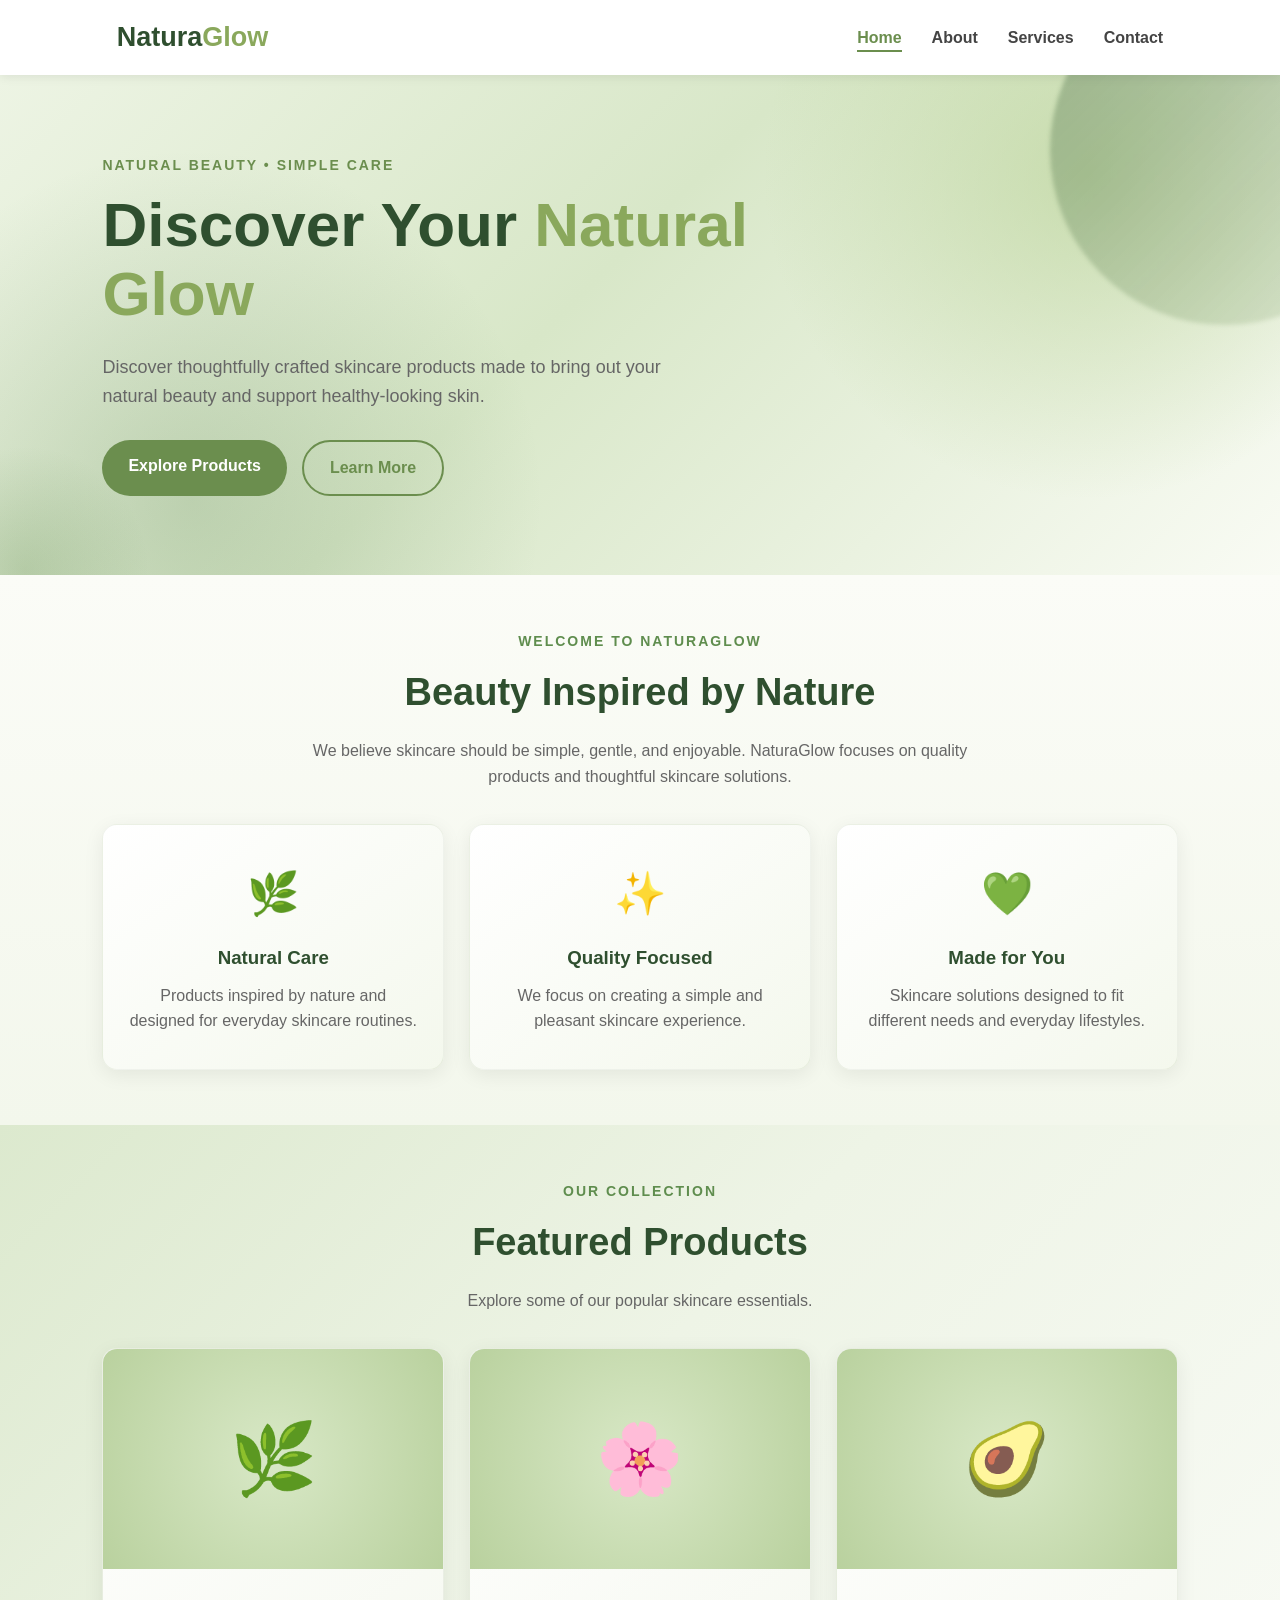
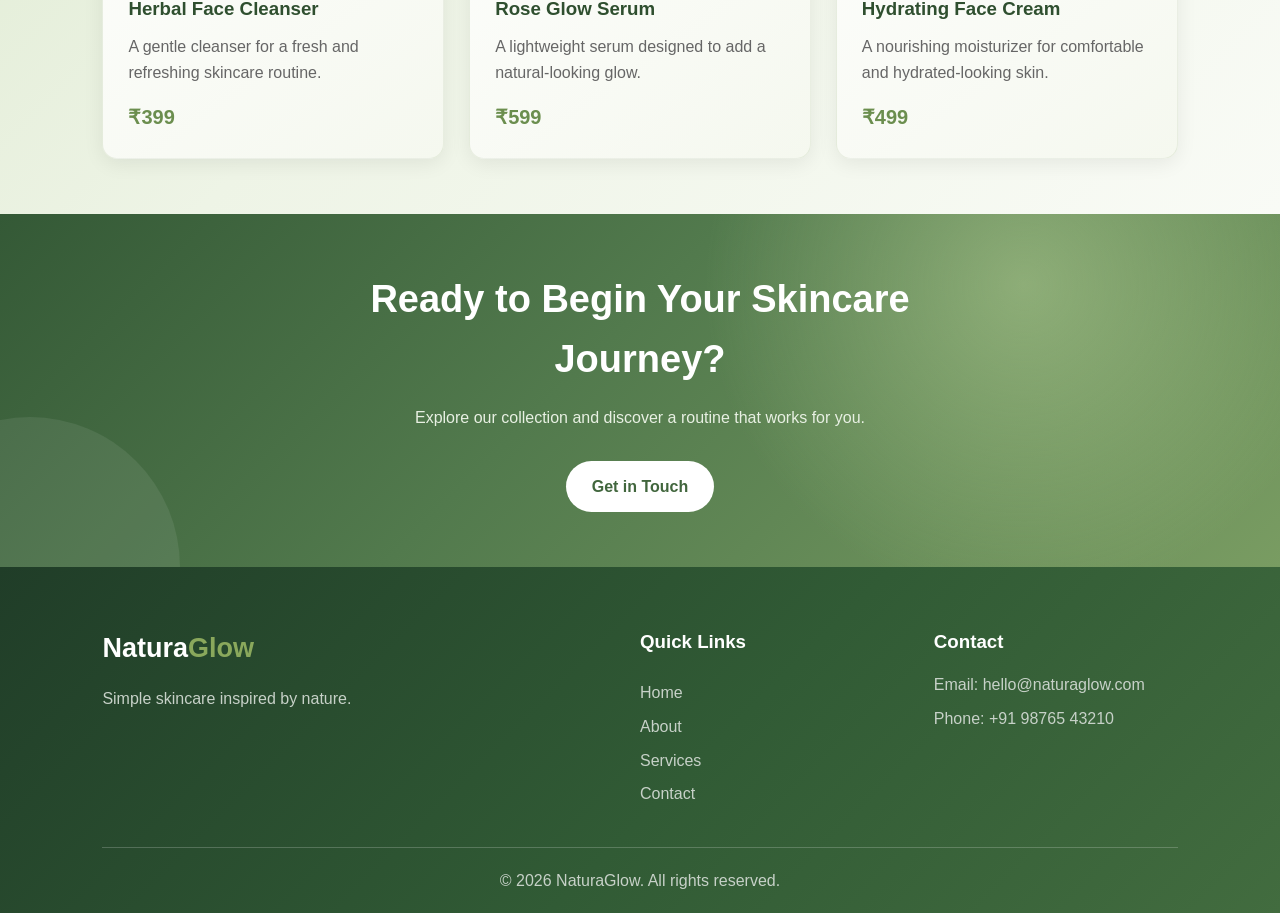
<file: index.html>
<!DOCTYPE html>
<html lang="en">

<head>
    <meta charset="UTF-8">
    <meta name="viewport" content="width=device-width, initial-scale=1.0">
    <meta name="description"
        content="NaturaGlow offers natural skincare products designed to support healthy, glowing skin.">
    <meta name="keywords" content="natural skincare, beauty products, skincare, NaturaGlow">
    <meta name="author" content="NaturaGlow">
    <title>NaturaGlow | Natural Skincare & Beauty</title>
    <link rel="stylesheet" href="css/style.css">
</head>

<body>

    <!-- Header -->
    <header class="header">
        <nav class="navbar">
            <a href="index.html" class="logo">
                Natura<span>Glow</span>
            </a>
            <button class="menu-toggle" id="menu-toggle">
                ☰
            </button>
            <ul class="nav-links" id="nav-links">
                <li>
                    <a href="index.html" class="active">Home</a>
                </li>
                <li>
                    <a href="about.html">About</a>
                </li>
                <li>
                    <a href="services.html">Services</a>
                </li>
                <li>
                    <a href="contact.html">Contact</a>
                </li>
            </ul>
        </nav>
    </header>

    <!-- Hero Section -->
    <main>
        <section class="hero">
            <div class="hero-content">
                <p class="hero-tagline">
                    NATURAL BEAUTY • SIMPLE CARE
                </p>
                <h1>
                    Discover Your
                    <span>Natural Glow</span>
                </h1>
                <p>
                    Discover thoughtfully crafted skincare products
                    made to bring out your natural beauty and support
                    healthy-looking skin.
                </p>
                <div class="hero-buttons">
                    <a href="services.html" class="btn primary-btn">
                        Explore Products
                    </a>
                    <a href="about.html" class="btn secondary-btn">
                        Learn More
                    </a>
                </div>
            </div>
        </section>

        <!-- Introduction Section -->
        <section class="intro section">
            <div class="section-heading">
                <p class="section-label">
                    WELCOME TO NATURAGLOW
                </p>
                <h2>
                    Beauty Inspired by Nature
                </h2>
                <p>
                    We believe skincare should be simple, gentle,
                    and enjoyable. NaturaGlow focuses on quality
                    products and thoughtful skincare solutions.
                </p>
            </div>
            <div class="feature-grid">
                <article class="feature-card">
                    <div class="feature-icon">🌿</div>
                    <h3>Natural Care</h3>
                    <p>
                        Products inspired by nature and designed
                        for everyday skincare routines.
                    </p>
                </article>
                <article class="feature-card">
                    <div class="feature-icon">✨</div>
                    <h3>Quality Focused</h3>
                    <p>
                        We focus on creating a simple and pleasant
                        skincare experience.
                    </p>
                </article>
                <article class="feature-card">
                    <div class="feature-icon">💚</div>
                    <h3>Made for You</h3>
                    <p>
                        Skincare solutions designed to fit different
                        needs and everyday lifestyles.
                    </p>
                </article>
            </div>
        </section>

        <!-- Featured Products -->
        <section class="products section">
            <div class="section-heading">
                <p class="section-label">
                    OUR COLLECTION
                </p>
                <h2>
                    Featured Products
                </h2>
                <p>
                    Explore some of our popular skincare essentials.
                </p>
            </div>
            <div class="product-grid">
                <article class="product-card">
                    <div class="product-image">
                        🌿
                    </div>
                    <div class="product-content">
                        <h3>Herbal Face Cleanser</h3>
                        <p>
                            A gentle cleanser for a fresh and
                            refreshing skincare routine.
                        </p>
                        <span class="price">
                            ₹399
                        </span>
                    </div>
                </article>
                <article class="product-card">
                    <div class="product-image">
                        🌸
                    </div>
                    <div class="product-content">
                        <h3>Rose Glow Serum</h3>
                        <p>
                            A lightweight serum designed to add
                            a natural-looking glow.
                        </p>
                        <span class="price">
                            ₹599
                        </span>
                    </div>
                </article>
                <article class="product-card">
                    <div class="product-image">
                        🥑
                    </div>
                    <div class="product-content">
                        <h3>Hydrating Face Cream</h3>
                        <p>
                            A nourishing moisturizer for comfortable
                            and hydrated-looking skin.
                        </p>
                        <span class="price">
                            ₹499
                        </span>
                    </div>
                </article>
            </div>
        </section>

        <!-- Call To Action -->
        <section class="cta">
            <div class="cta-content">
                <h2>
                    Ready to Begin Your Skincare Journey?
                </h2>
                <p>
                    Explore our collection and discover a routine
                    that works for you.
                </p>
                <a href="contact.html" class="btn primary-btn">
                    Get in Touch
                </a>
            </div>
        </section>
    </main>

    <!-- Footer -->
    <footer class="footer">
        <div class="footer-content">
            <div class="footer-brand">
                <a href="index.html" class="logo">
                    Natura<span>Glow</span>
                </a>
                <p>
                    Simple skincare inspired by nature.
                </p>
            </div>
            <div class="footer-links">
                <h3>Quick Links</h3>
                <a href="index.html">Home</a>
                <a href="about.html">About</a>
                <a href="services.html">Services</a>
                <a href="contact.html">Contact</a>
            </div>
            <div class="footer-contact">
                <h3>Contact</h3>
                <p>Email: hello@naturaglow.com</p>
                <p>Phone: +91 98765 43210</p>
            </div>
        </div>
        <div class="footer-bottom">
            <p>
                &copy; 2026 NaturaGlow. All rights reserved.
            </p>
        </div>
    </footer>

    <script src="js/script.js"></script>

</body>

</html>
</file>
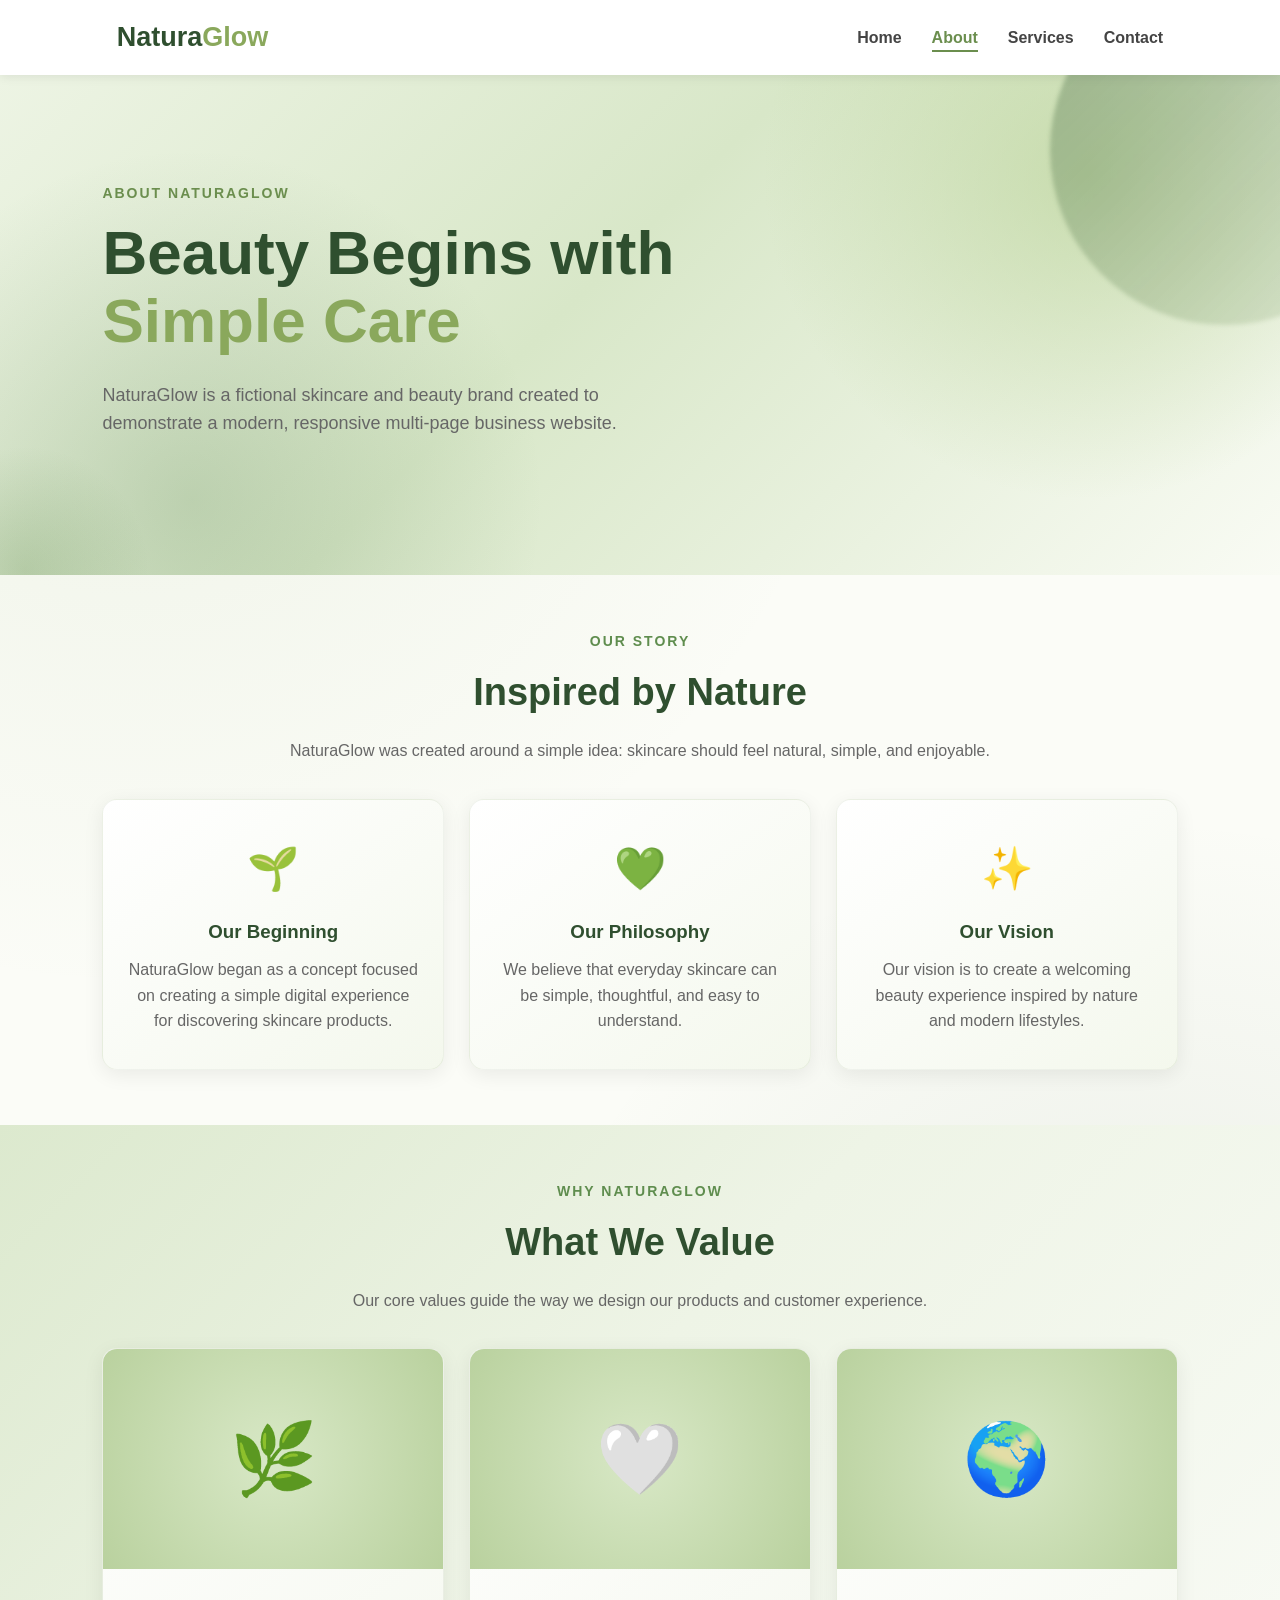
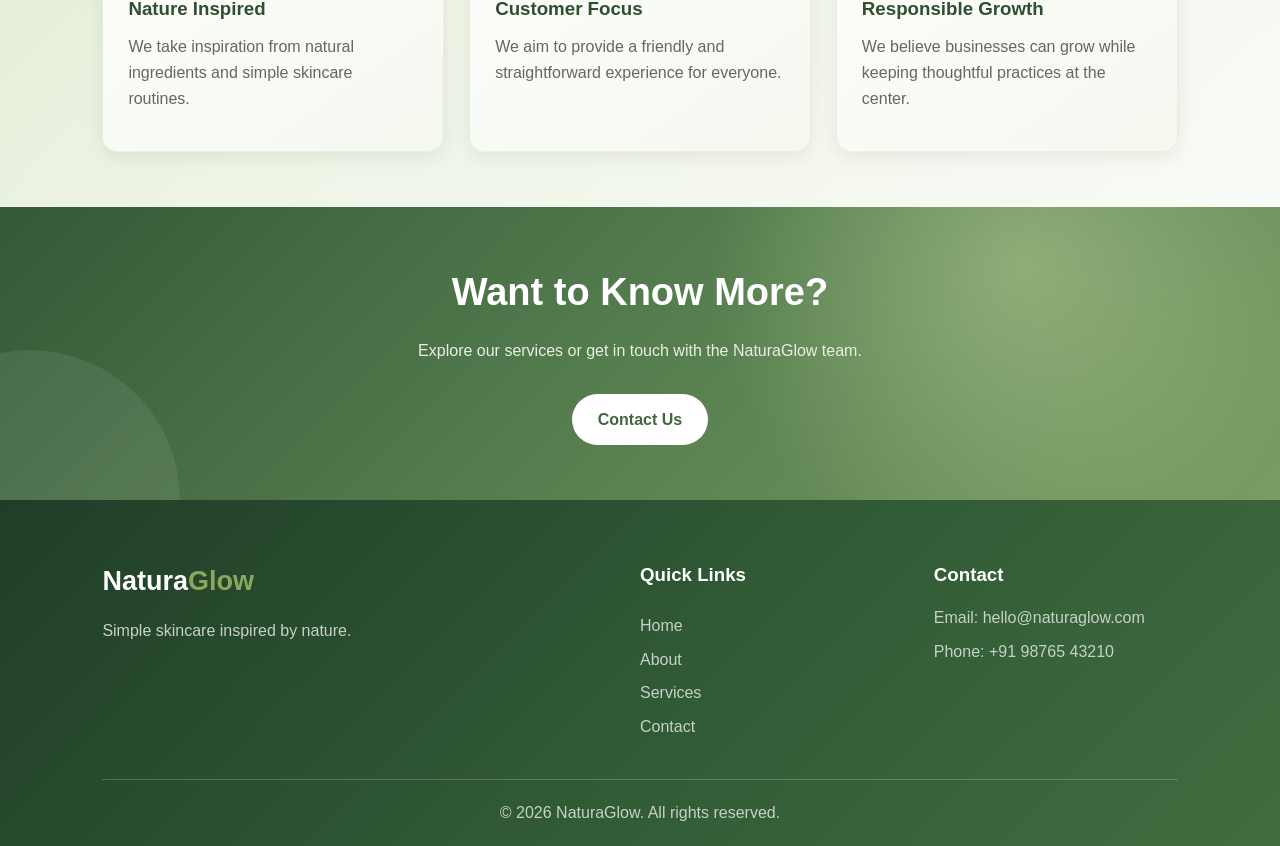
<file: about.html>
<!DOCTYPE html>
<html lang="en">

<head>
    <meta charset="UTF-8">
    <meta name="viewport" content="width=device-width, initial-scale=1.0">
    <meta name="description"
        content="Learn about NaturaGlow, a natural skincare and beauty brand focused on simple and thoughtful skincare.">
    <meta name="keywords" content="about NaturaGlow, natural skincare, beauty brand, skincare">
    <meta name="author" content="NaturaGlow">
    <title>About Us | NaturaGlow</title>
    <link rel="stylesheet" href="css/style.css">
</head>

<body>

    <!-- Header -->
    <header class="header">
        <nav class="navbar">
            <a href="index.html" class="logo">
                Natura<span>Glow</span>
            </a>
            <button class="menu-toggle" id="menu-toggle">
                ☰
            </button>
            <ul class="nav-links" id="nav-links">
                <li>
                    <a href="index.html">Home</a>
                </li>
                <li>
                    <a href="about.html" class="active">About</a>
                </li>
                <li>
                    <a href="services.html">Services</a>
                </li>
                <li>
                    <a href="contact.html">Contact</a>
                </li>
            </ul>
        </nav>
    </header>

    <!-- Main Content -->
    <main>

        <!-- Page Hero -->
        <section class="hero">
            <div class="hero-content">
                <p class="hero-tagline">
                    ABOUT NATURAGLOW
                </p>
                <h1>
                    Beauty Begins with
                    <span>Simple Care</span>
                </h1>
                <p>
                    NaturaGlow is a fictional skincare and beauty
                    brand created to demonstrate a modern,
                    responsive multi-page business website.
                </p>
            </div>
        </section>

        <!-- Our Story -->
        <section class="section">
            <div class="section-heading">
                <p class="section-label">
                    OUR STORY
                </p>
                <h2>
                    Inspired by Nature
                </h2>
                <p>
                    NaturaGlow was created around a simple idea:
                    skincare should feel natural, simple, and
                    enjoyable.
                </p>
            </div>
            <div class="feature-grid">
                <article class="feature-card">
                    <div class="feature-icon">
                        🌱
                    </div>
                    <h3>
                        Our Beginning
                    </h3>
                    <p>
                        NaturaGlow began as a concept focused on
                        creating a simple digital experience for
                        discovering skincare products.
                    </p>
                </article>
                <article class="feature-card">
                    <div class="feature-icon">
                        💚
                    </div>
                    <h3>
                        Our Philosophy
                    </h3>
                    <p>
                        We believe that everyday skincare can be
                        simple, thoughtful, and easy to understand.
                    </p>
                </article>
                <article class="feature-card">
                    <div class="feature-icon">
                        ✨
                    </div>
                    <h3>
                        Our Vision
                    </h3>
                    <p>
                        Our vision is to create a welcoming beauty
                        experience inspired by nature and modern
                        lifestyles.
                    </p>
                </article>
            </div>
        </section>

        <!-- Why Choose Us -->
        <section class="products section">
            <div class="section-heading">
                <p class="section-label">
                    WHY NATURAGLOW
                </p>
                <h2>
                    What We Value
                </h2>
                <p>
                    Our core values guide the way we design our
                    products and customer experience.
                </p>
            </div>
            <div class="product-grid">
                <article class="product-card">
                    <div class="product-image">
                        🌿
                    </div>
                    <div class="product-content">
                        <h3>
                            Nature Inspired
                        </h3>
                        <p>
                            We take inspiration from natural
                            ingredients and simple skincare routines.
                        </p>
                    </div>
                </article>
                <article class="product-card">
                    <div class="product-image">
                        🤍
                    </div>
                    <div class="product-content">
                        <h3>
                            Customer Focus
                        </h3>
                        <p>
                            We aim to provide a friendly and
                            straightforward experience for everyone.
                        </p>
                    </div>
                </article>
                <article class="product-card">
                    <div class="product-image">
                        🌍
                    </div>
                    <div class="product-content">
                        <h3>
                            Responsible Growth
                        </h3>
                        <p>
                            We believe businesses can grow while
                            keeping thoughtful practices at the center.
                        </p>
                    </div>
                </article>
            </div>
        </section>

        <!-- Call To Action -->
        <section class="cta">
            <div class="cta-content">
                <h2>
                    Want to Know More?
                </h2>
                <p>
                    Explore our services or get in touch with
                    the NaturaGlow team.
                </p>
                <a href="contact.html" class="btn primary-btn">
                    Contact Us
                </a>
            </div>
        </section>
    </main>

    <!-- Footer -->
    <footer class="footer">
        <div class="footer-content">
            <div class="footer-brand">
                <a href="index.html" class="logo">
                    Natura<span>Glow</span>
                </a>
                <p>
                    Simple skincare inspired by nature.
                </p>
            </div>
            <div class="footer-links">
                <h3>
                    Quick Links
                </h3>
                <a href="index.html">
                    Home
                </a>
                <a href="about.html">
                    About
                </a>
                <a href="services.html">
                    Services
                </a>
                <a href="contact.html">
                    Contact
                </a>
            </div>
            <div class="footer-contact">
                <h3>
                    Contact
                </h3>
                <p>
                    Email: hello@naturaglow.com
                </p>
                <p>
                    Phone: +91 98765 43210
                </p>
            </div>
        </div>
        <div class="footer-bottom">
            <p>
                &copy; 2026 NaturaGlow. All rights reserved.
            </p>
        </div>
    </footer>

    <!-- JavaScript -->
    <script src="js/script.js"></script>

</body>

</html>
</file>
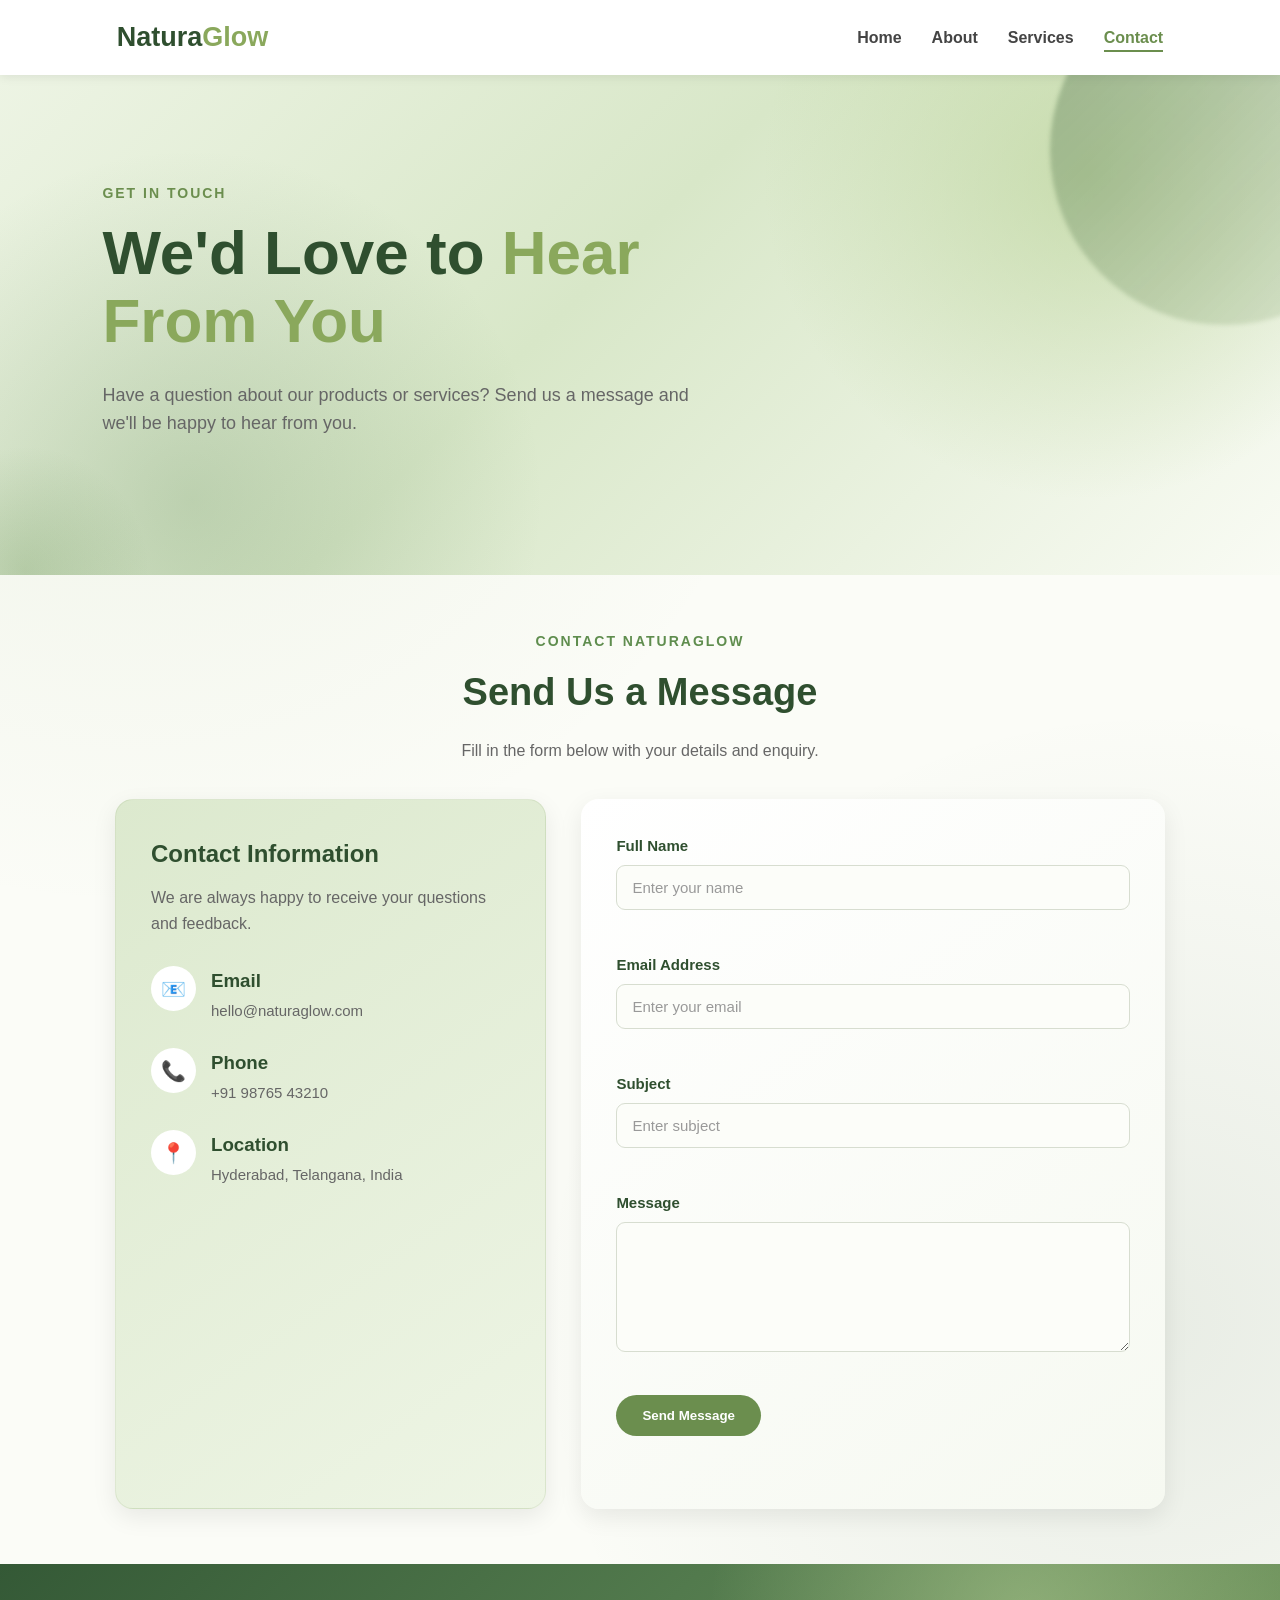
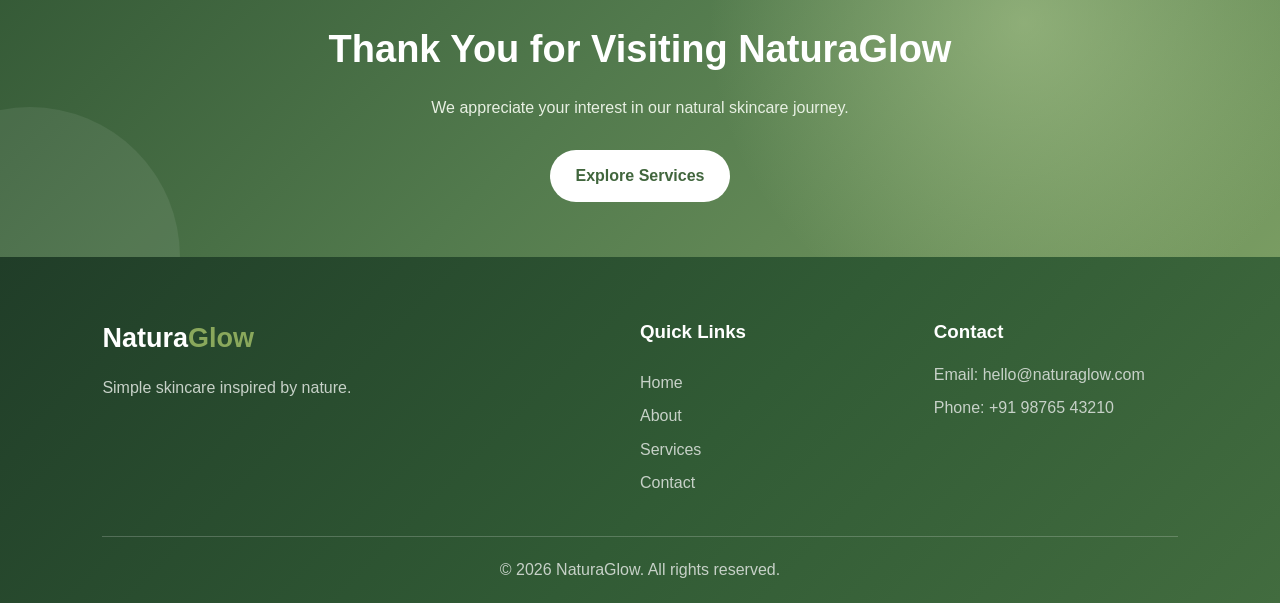
<file: contact.html>
<!DOCTYPE html>
<html lang="en">

<head>
    <meta charset="UTF-8">
    <meta name="viewport" content="width=device-width, initial-scale=1.0">
    <meta name="description"
        content="Contact NaturaGlow for skincare questions, product information, and general enquiries.">
    <meta name="keywords" content="contact NaturaGlow, skincare enquiry, beauty contact">
    <meta name="author" content="NaturaGlow">
    <title>Contact Us | NaturaGlow</title>
    <link rel="stylesheet" href="css/style.css">
</head>

<body>

    <!-- Header -->
    <header class="header">
        <nav class="navbar">
            <a href="index.html" class="logo">
                Natura<span>Glow</span>
            </a>
            <button class="menu-toggle" id="menu-toggle">
                ☰
            </button>
            <ul class="nav-links" id="nav-links">
                <li>
                    <a href="index.html">Home</a>
                </li>
                <li>
                    <a href="about.html">About</a>
                </li>
                <li>
                    <a href="services.html">Services</a>
                </li>
                <li>
                    <a href="contact.html" class="active">Contact</a>
                </li>
            </ul>
        </nav>
    </header>

    <!-- Main Content -->
    <main>

        <!-- Page Hero -->
        <section class="hero">
            <div class="hero-content">
                <p class="hero-tagline">
                    GET IN TOUCH
                </p>
                <h1>
                    We'd Love to
                    <span>Hear From You</span>
                </h1>
                <p>
                    Have a question about our products or
                    services? Send us a message and we'll be
                    happy to hear from you.
                </p>
            </div>
        </section>

        <!-- Contact Section -->
        <section class="section">
            <div class="section-heading">
                <p class="section-label">
                    CONTACT NATURAGLOW
                </p>
                <h2>
                    Send Us a Message
                </h2>
                <p>
                    Fill in the form below with your details
                    and enquiry.
                </p>
            </div>
            <div class="contact-container">
                <!-- Contact Information -->
                <div class="contact-info">
                    <h2>
                        Contact Information
                    </h2>
                    <p>
                        We are always happy to receive your
                        questions and feedback.
                    </p>
                    <div class="contact-item">
                        <span class="contact-icon">
                            📧
                        </span>
                        <div>
                            <h3>Email</h3>
                            <p>
                                hello@naturaglow.com
                            </p>
                        </div>
                    </div>
                    <div class="contact-item">
                        <span class="contact-icon">
                            📞
                        </span>
                        <div>
                            <h3>Phone</h3>
                            <p>
                                +91 98765 43210
                            </p>
                        </div>
                    </div>
                    <div class="contact-item">
                        <span class="contact-icon">
                            📍
                        </span>
                        <div>
                            <h3>Location</h3>
                            <p>
                                Hyderabad, Telangana, India
                            </p>
                        </div>
                    </div>
                </div>
                <!-- Contact Form -->
                <div class="contact-form-wrapper">
                    <form id="contact-form" class="contact-form" novalidate>
                        <div class="form-group">
                            <label for="name">
                                Full Name
                            </label>
                            <input type="text" id="name" name="name" placeholder="Enter your name" autocomplete="name">
                            <small class="error-message" id="name-error">
                            </small>
                        </div>
                        <div class="form-group">
                            <label for="email">
                                Email Address
                            </label>
                            <input type="email" id="email" name="email" placeholder="Enter your email"
                                autocomplete="email">
                            <small class="error-message" id="email-error">
                            </small>
                        </div>
                        <div class="form-group">
                            <label for="subject">
                                Subject
                            </label>
                            <input type="text" id="subject" name="subject" placeholder="Enter subject">
                            <small class="error-message" id="subject-error">
                            </small>
                        </div>
                        <div class="form-group">
                            <label for="message">
                                Message
                            </label>
                            <textarea id="message" name="message" rows="6" placeholder="Write your message">
                            </textarea>
                            <small class="error-message" id="message-error">
                            </small>
                        </div>
                        <button type="submit" class="btn primary-btn">
                            Send Message
                        </button>
                        <p id="form-success" class="form-success">
                        </p>
                    </form>
                </div>
            </div>
        </section>

        <!-- CTA -->
        <section class="cta">
            <div class="cta-content">
                <h2>
                    Thank You for Visiting NaturaGlow
                </h2>
                <p>
                    We appreciate your interest in our
                    natural skincare journey.
                </p>
                <a href="services.html" class="btn primary-btn">
                    Explore Services
                </a>
            </div>
        </section>
    </main>

    <!-- Footer -->
    <footer class="footer">
        <div class="footer-content">
            <div class="footer-brand">
                <a href="index.html" class="logo">
                    Natura<span>Glow</span>
                </a>
                <p>
                    Simple skincare inspired by nature.
                </p>
            </div>
            <div class="footer-links">
                <h3>
                    Quick Links
                </h3>
                <a href="index.html">
                    Home
                </a>
                <a href="about.html">
                    About
                </a>
                <a href="services.html">
                    Services
                </a>
                <a href="contact.html">
                    Contact
                </a>
            </div>
            <div class="footer-contact">
                <h3>
                    Contact
                </h3>
                <p>
                    Email: hello@naturaglow.com
                </p>
                <p>
                    Phone: +91 98765 43210
                </p>
            </div>
        </div>
        <div class="footer-bottom">
            <p>
                &copy; 2026 NaturaGlow. All rights reserved.
            </p>
        </div>
    </footer>

    <!-- JavaScript -->
    <script src="js/script.js"></script>

</body>

</html>
</file>
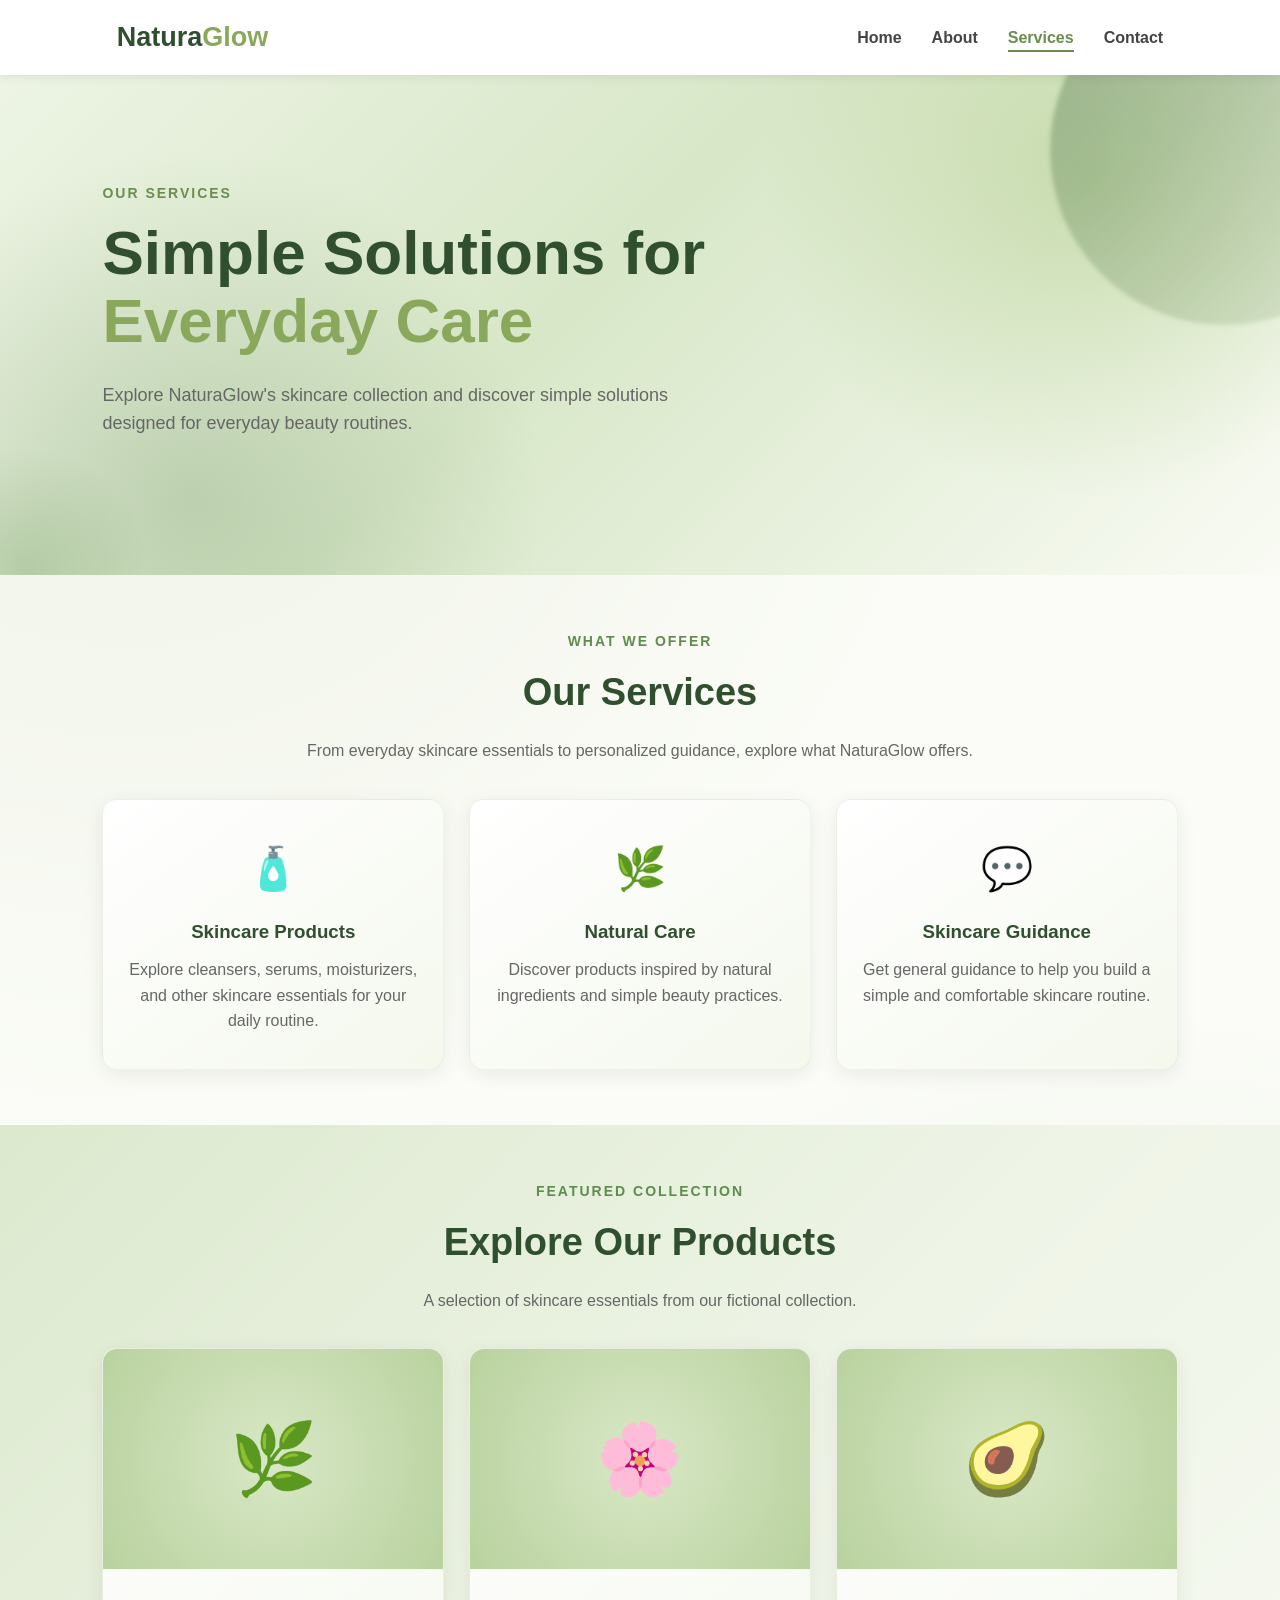
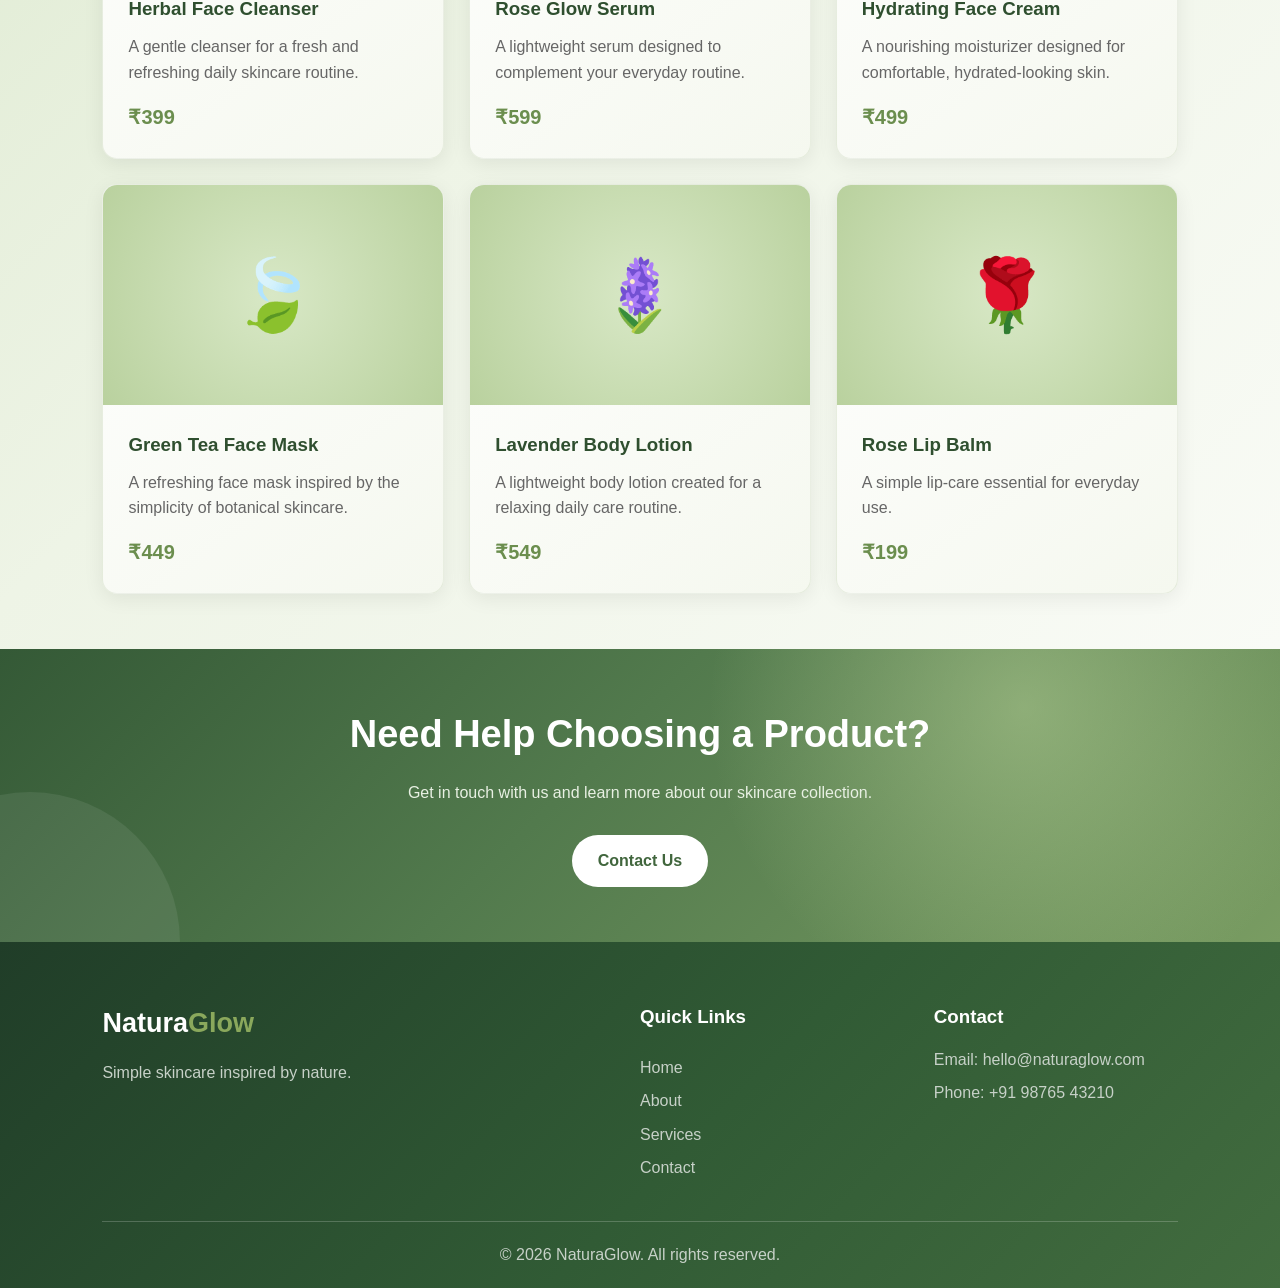
<file: services.html>
<!DOCTYPE html>
<html lang="en">

<head>
    <meta charset="UTF-8">
    <meta name="viewport" content="width=device-width, initial-scale=1.0">
    <meta name="description" content="Explore NaturaGlow's natural skincare products and beauty services.">
    <meta name="keywords" content="NaturaGlow services, skincare products, beauty services, natural skincare">
    <meta name="author" content="NaturaGlow">
    <title>Services | NaturaGlow</title>

    <link rel="stylesheet" href="css/style.css">
</head>

<body>

    <!-- Header -->
    <header class="header">
        <nav class="navbar">
            <a href="index.html" class="logo">
                Natura<span>Glow</span>
            </a>
            <button class="menu-toggle" id="menu-toggle">
                ☰
            </button>
            <ul class="nav-links" id="nav-links">
                <li>
                    <a href="index.html">Home</a>
                </li>
                <li>
                    <a href="about.html">About</a>
                </li>
                <li>
                    <a href="services.html" class="active">Services</a>
                </li>
                <li>
                    <a href="contact.html">Contact</a>
                </li>
            </ul>
        </nav>
    </header>

    <!-- Main Content -->
    <main>

        <!-- Page Hero -->
        <section class="hero">
            <div class="hero-content">
                <p class="hero-tagline">
                    OUR SERVICES
                </p>
                <h1>
                    Simple Solutions for
                    <span>Everyday Care</span>
                </h1>
                <p>
                    Explore NaturaGlow's skincare collection
                    and discover simple solutions designed
                    for everyday beauty routines.
                </p>
            </div>
        </section>

        <!-- Services Section -->
        <section class="section">
            <div class="section-heading">
                <p class="section-label">
                    WHAT WE OFFER
                </p>
                <h2>
                    Our Services
                </h2>
                <p>
                    From everyday skincare essentials to
                    personalized guidance, explore what
                    NaturaGlow offers.
                </p>
            </div>
            <div class="feature-grid">
                <article class="feature-card">
                    <div class="feature-icon">
                        🧴
                    </div>
                    <h3>
                        Skincare Products
                    </h3>
                    <p>
                        Explore cleansers, serums, moisturizers,
                        and other skincare essentials for your
                        daily routine.
                    </p>
                </article>
                <article class="feature-card">
                    <div class="feature-icon">
                        🌿
                    </div>
                    <h3>
                        Natural Care
                    </h3>
                    <p>
                        Discover products inspired by natural
                        ingredients and simple beauty practices.
                    </p>
                </article>
                <article class="feature-card">
                    <div class="feature-icon">
                        💬
                    </div>
                    <h3>
                        Skincare Guidance
                    </h3>
                    <p>
                        Get general guidance to help you build
                        a simple and comfortable skincare routine.
                    </p>
                </article>
            </div>
        </section>

        <!-- Product Collection -->
        <section class="products section">
            <div class="section-heading">
                <p class="section-label">
                    FEATURED COLLECTION
                </p>
                <h2>
                    Explore Our Products
                </h2>
                <p>
                    A selection of skincare essentials from
                    our fictional collection.
                </p>
            </div>
            <div class="product-grid">
                <article class="product-card">
                    <div class="product-image">
                        🌿
                    </div>
                    <div class="product-content">
                        <h3>
                            Herbal Face Cleanser
                        </h3>
                        <p>
                            A gentle cleanser for a fresh and
                            refreshing daily skincare routine.
                        </p>
                        <span class="price">
                            ₹399
                        </span>
                    </div>
                </article>
                <article class="product-card">
                    <div class="product-image">
                        🌸
                    </div>
                    <div class="product-content">
                        <h3>
                            Rose Glow Serum
                        </h3>
                        <p>
                            A lightweight serum designed to
                            complement your everyday routine.
                        </p>
                        <span class="price">
                            ₹599
                        </span>
                    </div>
                </article>
                <article class="product-card">
                    <div class="product-image">
                        🥑
                    </div>
                    <div class="product-content">
                        <h3>
                            Hydrating Face Cream
                        </h3>
                        <p>
                            A nourishing moisturizer designed
                            for comfortable, hydrated-looking skin.
                        </p>
                        <span class="price">
                            ₹499
                        </span>
                    </div>
                </article>
                <article class="product-card">
                    <div class="product-image">
                        🍃
                    </div>
                    <div class="product-content">
                        <h3>
                            Green Tea Face Mask
                        </h3>
                        <p>
                            A refreshing face mask inspired by
                            the simplicity of botanical skincare.
                        </p>
                        <span class="price">
                            ₹449
                        </span>
                    </div>
                </article>
                <article class="product-card">
                    <div class="product-image">
                        🪻
                    </div>
                    <div class="product-content">
                        <h3>
                            Lavender Body Lotion
                        </h3>
                        <p>
                            A lightweight body lotion created
                            for a relaxing daily care routine.
                        </p>
                        <span class="price">
                            ₹549
                        </span>
                    </div>
                </article>
                <article class="product-card">
                    <div class="product-image">
                        🌹
                    </div>
                    <div class="product-content">
                        <h3>
                            Rose Lip Balm
                        </h3>
                        <p>
                            A simple lip-care essential for
                            everyday use.
                        </p>
                        <span class="price">
                            ₹199
                        </span>
                    </div>
                </article>
            </div>
        </section>

        <!-- CTA -->
        <section class="cta">
            <div class="cta-content">
                <h2>
                    Need Help Choosing a Product?
                </h2>
                <p>
                    Get in touch with us and learn more about
                    our skincare collection.
                </p>
                <a href="contact.html" class="btn primary-btn">
                    Contact Us
                </a>
            </div>
        </section>
    </main>

    <!-- Footer -->
    <footer class="footer">
        <div class="footer-content">
            <div class="footer-brand">
                <a href="index.html" class="logo">
                    Natura<span>Glow</span>
                </a>
                <p>
                    Simple skincare inspired by nature.
                </p>
            </div>
            <div class="footer-links">
                <h3>
                    Quick Links
                </h3>
                <a href="index.html">
                    Home
                </a>
                <a href="about.html">
                    About
                </a>
                <a href="services.html">
                    Services
                </a>
                <a href="contact.html">
                    Contact
                </a>
            </div>
            <div class="footer-contact">
                <h3>
                    Contact
                </h3>
                <p>
                    Email: hello@naturaglow.com
                </p>
                <p>
                    Phone: +91 98765 43210
                </p>
            </div>
        </div>
        <div class="footer-bottom">
            <p>
                &copy; 2026 NaturaGlow. All rights reserved.
            </p>
        </div>
    </footer>

    <!-- JavaScript -->
    <script src="js/script.js"></script>

</body>

</html>
</file>
<file: css/style.css>
/* ================================
   NaturaGlow - Global Styles
================================ */

/* Reset */
* {
    margin: 0;
    padding: 0;
    box-sizing: border-box;
}

html {
    scroll-behavior: smooth;
}

body {
    font-family: Arial, Helvetica, sans-serif;
    line-height: 1.6;
    color: #333;
    background: #fffdf9;
}

/* ================================
   Common Styles
================================ */

a {
    text-decoration: none;
    color: inherit;
}

ul {
    list-style: none;
}

.section {
    padding: 80px 8%;
}

.section-heading {
    max-width: 700px;
    margin: 0 auto 50px;
    text-align: center;
}

.section-label {
    color: #5f8d4e;
    font-size: 14px;
    font-weight: bold;
    letter-spacing: 2px;
    margin-bottom: 10px;
}

.section-heading h2 {
    font-size: 38px;
    color: #2f4f2f;
    margin-bottom: 15px;
}

.section-heading p:last-child {
    color: #666;
}

/* ================================
   Header & Navigation
================================ */

.header {
    position: sticky;
    top: 0;
    z-index: 1000;
    background: #ffffff;
    box-shadow: 0 2px 10px rgba(0, 0, 0, 0.08);
}

.navbar {
    max-width: 1200px;
    margin: auto;
    min-height: 75px;
    padding: 0 6%;
    display: flex;
    align-items: center;
    justify-content: space-between;
}

.logo {
    font-size: 27px;
    font-weight: bold;
    color: #2f4f2f;
}

.logo span {
    color: #8aa85c;
}

.nav-links {
    display: flex;
    gap: 30px;
    align-items: center;
}

.nav-links a {
    color: #444;
    font-weight: 600;
    position: relative;
    transition: 0.3s;
}

.nav-links a:hover,
.nav-links a.active {
    color: #6b8e4e;
}

.nav-links a::after {
    content: "";
    position: absolute;
    left: 0;
    bottom: -6px;
    width: 0;
    height: 2px;
    background: #6b8e4e;
    transition: 0.3s;
}

.nav-links a:hover::after,
.nav-links a.active::after {
    width: 100%;
}

.menu-toggle {
    display: none;
    border: none;
    background: transparent;
    font-size: 28px;
    cursor: pointer;
}

/* ================================
   Hero Section
================================ */

.hero {
    min-height: 460px;
    display: flex;
    align-items: center;
    padding: 80px 8%;
    background:
        linear-gradient(rgba(244, 248, 235, 0.9),
            rgba(255, 253, 249, 0.9));
}

.hero-content {
    max-width: 700px;
}

.hero-tagline {
    color: #6b8e4e;
    font-size: 14px;
    font-weight: bold;
    letter-spacing: 2px;
    margin-bottom: 15px;
}

.hero h1 {
    font-size: 62px;
    line-height: 1.1;
    color: #2f4f2f;
    margin-bottom: 25px;
}

.hero h1 span {
    color: #8aa85c;
}

.hero-content>p:not(.hero-tagline) {
    max-width: 600px;
    color: #666;
    font-size: 18px;
    margin-bottom: 30px;
}

.hero-buttons {
    display: flex;
    gap: 15px;
    flex-wrap: wrap;
}

/* ================================
   Buttons
================================ */

.btn {
    display: inline-block;
    padding: 13px 26px;
    border-radius: 30px;
    font-weight: bold;
    transition: 0.3s;
    cursor: pointer;
}

.primary-btn {
    background: #6b8e4e;
    color: white;
}

.primary-btn:hover {
    background: #4f7137;
    transform: translateY(-2px);
}

.secondary-btn {
    border: 2px solid #6b8e4e;
    color: #6b8e4e;
}

.secondary-btn:hover {
    background: #6b8e4e;
    color: white;
}

/* ================================
   Feature Section
================================ */

.feature-grid {
    display: grid;
    grid-template-columns: repeat(3, 1fr);
    gap: 25px;
}

.feature-card {
    padding: 35px 25px;
    text-align: center;
    background: white;
    border-radius: 15px;
    box-shadow: 0 5px 20px rgba(0, 0, 0, 0.07);
    transition: 0.3s;
}

.feature-card:hover {
    transform: translateY(-8px);
}

.feature-icon {
    font-size: 42px;
    margin-bottom: 15px;
}

.feature-card h3 {
    color: #2f4f2f;
    margin-bottom: 10px;
}

.feature-card p {
    color: #666;
}

/* ================================
   Products
================================ */

.products {
    background: #f5f8ef;
}

.product-grid {
    display: grid;
    grid-template-columns: repeat(3, 1fr);
    gap: 25px;
}

.product-card {
    background: white;
    border-radius: 15px;
    overflow: hidden;
    box-shadow: 0 5px 20px rgba(0, 0, 0, 0.07);
    transition: 0.3s;
}

.product-card:hover {
    transform: translateY(-8px);
}

.product-image {
    height: 220px;
    display: flex;
    justify-content: center;
    align-items: center;
    font-size: 70px;
    background: #edf3df;
}

.product-content {
    padding: 25px;
}

.product-content h3 {
    color: #2f4f2f;
    margin-bottom: 10px;
}

.product-content p {
    color: #666;
    margin-bottom: 15px;
}

.price {
    font-size: 20px;
    font-weight: bold;
    color: #6b8e4e;
}

/* ================================
   CTA
================================ */

.cta {
    padding: 80px 8%;
    text-align: center;
    background: #dfe9cf;
}

.cta-content {
    max-width: 700px;
    margin: auto;
}

.cta h2 {
    font-size: 38px;
    color: #2f4f2f;
    margin-bottom: 15px;
}

.cta p {
    color: #555;
    margin-bottom: 25px;
}

/* ================================
   Footer
================================ */

.footer {
    background: #263b2a;
    color: white;
    padding: 60px 8% 20px;
}

.footer-content {
    max-width: 1200px;
    margin: auto;
    display: grid;
    grid-template-columns: 2fr 1fr 1fr;
    gap: 50px;
}

.footer .logo {
    color: white;
    display: inline-block;
    margin-bottom: 15px;
}

.footer-brand p {
    color: #c7d1c8;
}

.footer h3 {
    margin-bottom: 15px;
}

.footer-links {
    display: flex;
    flex-direction: column;
    gap: 8px;
}

.footer-links a {
    color: #c7d1c8;
    transition: 0.3s;
}

.footer-links a:hover {
    color: white;
}

.footer-contact p {
    color: #c7d1c8;
    margin-bottom: 8px;
}

.footer-bottom {
    max-width: 1200px;
    margin: 40px auto 0;
    padding-top: 20px;
    border-top: 1px solid rgba(255, 255, 255, 0.2);
    text-align: center;
    color: #c7d1c8;
}

/* ================================
   Tablet
================================ */

@media (max-width: 900px) {

    .hero h1 {
        font-size: 50px;
    }

    .feature-grid,
    .product-grid {
        grid-template-columns: repeat(2, 1fr);
    }

    .footer-content {
        grid-template-columns: 1fr 1fr;
    }
}

/* ================================
   Mobile
================================ */

@media (max-width: 768px) {

    .navbar {
        min-height: 70px;
    }

    .menu-toggle {
        display: block;
    }

    .nav-links {
        position: absolute;
        top: 70px;
        left: 0;
        width: 100%;
        padding: 20px;
        background: white;

        display: none;
        flex-direction: column;
        gap: 18px;

        box-shadow: 0 5px 10px rgba(0, 0, 0, 0.08);
    }

    .nav-links.show {
        display: flex;
    }

    .hero {
        min-height: 550px;
        padding: 60px 7%;
    }

    .hero h1 {
        font-size: 42px;
    }

    .hero-content>p:not(.hero-tagline) {
        font-size: 16px;
    }

    .section {
        padding: 60px 7%;
    }

    .section-heading h2 {
        font-size: 32px;
    }

    .feature-grid,
    .product-grid {
        grid-template-columns: 1fr;
    }

    .cta {
        padding: 60px 7%;
    }

    .cta h2 {
        font-size: 30px;
    }

    .footer-content {
        grid-template-columns: 1fr;
        gap: 30px;
    }
}

/* ================================
   Small Mobile
================================ */

@media (max-width: 480px) {

    .logo {
        font-size: 23px;
    }

    .hero h1 {
        font-size: 35px;
    }

    .hero-buttons {
        flex-direction: column;
        align-items: flex-start;
    }

    .btn {
        padding: 12px 22px;
    }

    .product-image {
        height: 180px;
    }
}

/* ================================
   Contact Page
================================ */

.contact-container {
    max-width: 1050px;
    margin: 0 auto;
    display: grid;
    grid-template-columns: 0.85fr 1.15fr;
    gap: 35px;
    align-items: stretch;
}

.contact-info,
.contact-form-wrapper {
    background: #ffffff;
    border-radius: 18px;
    padding: 35px;
    box-shadow: 0 8px 25px rgba(0, 0, 0, 0.08);
}

.contact-info {
    background: #f0f5e8;
}

.contact-info h2 {
    color: #2f4f2f;
    margin-bottom: 12px;
}

.contact-info>p {
    color: #666;
    margin-bottom: 30px;
}

.contact-item {
    display: flex;
    align-items: flex-start;
    gap: 15px;
    margin-bottom: 25px;
}

.contact-icon {
    width: 45px;
    height: 45px;
    border-radius: 50%;
    background: #ffffff;
    display: flex;
    justify-content: center;
    align-items: center;
    font-size: 20px;
    flex-shrink: 0;
}

.contact-item h3 {
    color: #2f4f2f;
    margin-bottom: 3px;
}

.contact-item p {
    color: #666;
    font-size: 15px;
}

/* Contact Form */

.contact-form {
    display: flex;
    flex-direction: column;
    gap: 18px;
}

.form-group {
    display: flex;
    flex-direction: column;
    gap: 7px;
}

.form-group label {
    color: #2f4f2f;
    font-weight: 600;
    font-size: 15px;
}

.form-group input,
.form-group textarea {
    width: 100%;
    padding: 13px 15px;
    border: 1px solid #d7ddd0;
    border-radius: 9px;
    background: #fcfdf9;
    color: #333;
    font-family: inherit;
    font-size: 15px;
    outline: none;
    transition: 0.3s;
}

.form-group textarea {
    resize: vertical;
    min-height: 130px;
}

.form-group input:focus,
.form-group textarea:focus {
    border-color: #7d9d5b;
    box-shadow: 0 0 0 3px rgba(125, 157, 91, 0.12);
    background: #ffffff;
}

.form-group input::placeholder,
.form-group textarea::placeholder {
    color: #999;
}

.error-message {
    min-height: 18px;
    color: #c0392b;
    font-size: 13px;
}

.form-success {
    min-height: 20px;
    color: #4f7d3d;
    font-weight: 600;
}


/* ================================
   Reduce Section Spacing
================================ */

.section {
    padding: 55px 8%;
}

.section-heading {
    margin-bottom: 35px;
}

.hero {
    min-height: 500px;
    padding: 65px 8%;
}

.products.section {
    padding-top: 55px;
    padding-bottom: 55px;
}

.cta {
    padding: 55px 8%;
}


/* ================================
   Mobile Contact Page
================================ */

@media (max-width: 768px) {

    .contact-container {
        grid-template-columns: 1fr;
        gap: 25px;
    }

    .contact-info,
    .contact-form-wrapper {
        padding: 25px;
    }

    .section {
        padding: 45px 7%;
    }

    .hero {
        min-height: 430px;
        padding: 50px 7%;
    }

    .cta {
        padding: 45px 7%;
    }
}

/* ================================
   Final Website Polish
================================ */

/* Keep page content visually balanced */
main {
    overflow: hidden;
}

/* Better hero alignment */
.hero-content {
    animation: fadeUp 0.7s ease;
}

@keyframes fadeUp {
    from {
        opacity: 0;
        transform: translateY(15px);
    }

    to {
        opacity: 1;
        transform: translateY(0);
    }
}

/* Consistent card heights */
.feature-card,
.product-card {
    height: 100%;
}

/* Better product card layout */
.product-card {
    display: flex;
    flex-direction: column;
}

.product-content {
    flex: 1;
    display: flex;
    flex-direction: column;
}

.product-content .price {
    margin-top: auto;
}

/* Improve section transitions */
.intro {
    background: #fffdf9;
}

/* Better CTA button spacing */
.cta .btn {
    margin-top: 5px;
}

/* Form button */
.contact-form .btn {
    align-self: flex-start;
    border: none;
}

/* Prevent very wide text blocks */
.hero-content p {
    max-width: 650px;
}

/* Better mobile spacing */
@media (max-width: 768px) {

    .feature-card,
    .product-card {
        height: auto;
    }

    .contact-form .btn {
        width: 100%;
        text-align: center;
    }

    .hero-content {
        animation: none;
    }
}

/* =================================
   NaturaGlow - Green Gradient Theme
================================= */

/* Main page background */
body {
    background:
        radial-gradient(circle at 10% 10%,
            rgba(142, 174, 105, 0.12),
            transparent 30%),
        radial-gradient(circle at 90% 60%,
            rgba(67, 101, 67, 0.10),
            transparent 35%),
        #fbfcf7;
}

/* =================================
   Premium Hero Background
================================= */

.hero {
    position: relative;
    overflow: hidden;
    background:
        radial-gradient(circle at 85% 20%,
            rgba(177, 205, 139, 0.55),
            transparent 28%),
        radial-gradient(circle at 15% 85%,
            rgba(91, 132, 82, 0.25),
            transparent 30%),
        linear-gradient(135deg,
            #edf4e4 0%,
            #d8e7c8 45%,
            #f9fbf4 100%);
}


/* Decorative gradient shapes */
.hero::before {
    content: "";
    position: absolute;
    width: 350px;
    height: 350px;
    right: -120px;
    top: -100px;
    border-radius: 50%;
    background:
        linear-gradient(135deg,
            rgba(53, 91, 54, 0.35),
            rgba(143, 177, 102, 0.15));
    filter: blur(2px);
}


.hero::after {
    content: "";
    position: absolute;
    width: 250px;
    height: 250px;
    left: -100px;
    bottom: -120px;
    border-radius: 50%;
    background:
        radial-gradient(circle,
            rgba(101, 143, 82, 0.25),
            transparent 70%);
}

/* Keep text above decorative shapes */
.hero-content {
    position: relative;
    z-index: 2;
}

/* =================================
   Intro Section
================================= */

.intro {
    position: relative;

    background:
        linear-gradient(180deg,
            #fbfcf7 0%,
            #f3f7ec 100%);
}

/* =================================
   Feature Cards
================================= */

.feature-card {
    background:
        linear-gradient(145deg,
            #ffffff 0%,
            #f4f8ed 100%);

    border: 1px solid rgba(107, 142, 78, 0.10);
}

/* =================================
   Products Section
================================= */

.products {
    position: relative;

    background:
        linear-gradient(135deg,
            #dce9ce 0%,
            #eef4e6 45%,
            #f9fbf6 100%);
}

/* Product cards */
.product-card {
    background:
        linear-gradient(145deg,
            #ffffff,
            #f5f8ef);

    border: 1px solid rgba(107, 142, 78, 0.12);
}

/* Product image background */
.product-image {
    background:
        radial-gradient(circle at center,
            #d8e8c6,
            #b9d19e);
}


/* =================================
   CTA Section
================================= */

.cta {
    position: relative;
    overflow: hidden;

    background:
        radial-gradient(circle at 80% 20%,
            rgba(195, 219, 161, 0.45),
            transparent 30%),
        linear-gradient(135deg,
            #345936 0%,
            #527a4d 45%,
            #799c62 100%);

    color: white;
}

.cta::before {
    content: "";
    position: absolute;
    width: 300px;
    height: 300px;
    left: -120px;
    bottom: -150px;
    border-radius: 50%;
    background:
        rgba(255, 255, 255, 0.08);
}

.cta-content {
    position: relative;
    z-index: 2;
}

.cta h2 {
    color: white;
}

.cta p {
    color: #e8f0e3;
}

/* CTA button */
.cta .primary-btn {
    background: white;
    color: #41663d;
}

.cta .primary-btn:hover {
    background: #edf5e7;
}

/* =================================
   Contact Information
================================= */

.contact-info {
    background:
        linear-gradient(145deg,
            #dce9ce,
            #eef5e5);

    border: 1px solid rgba(107, 142, 78, 0.12);
}

/* =================================
   Contact Form
================================= */

.contact-form-wrapper {
    background:
        linear-gradient(145deg,
            #ffffff,
            #f6f9f1);
}

/* =================================
   Footer
================================= */

.footer {
    background:
        linear-gradient(135deg,
            #203d28 0%,
            #315b35 55%,
            #426c3f 100%);
}
</file>
